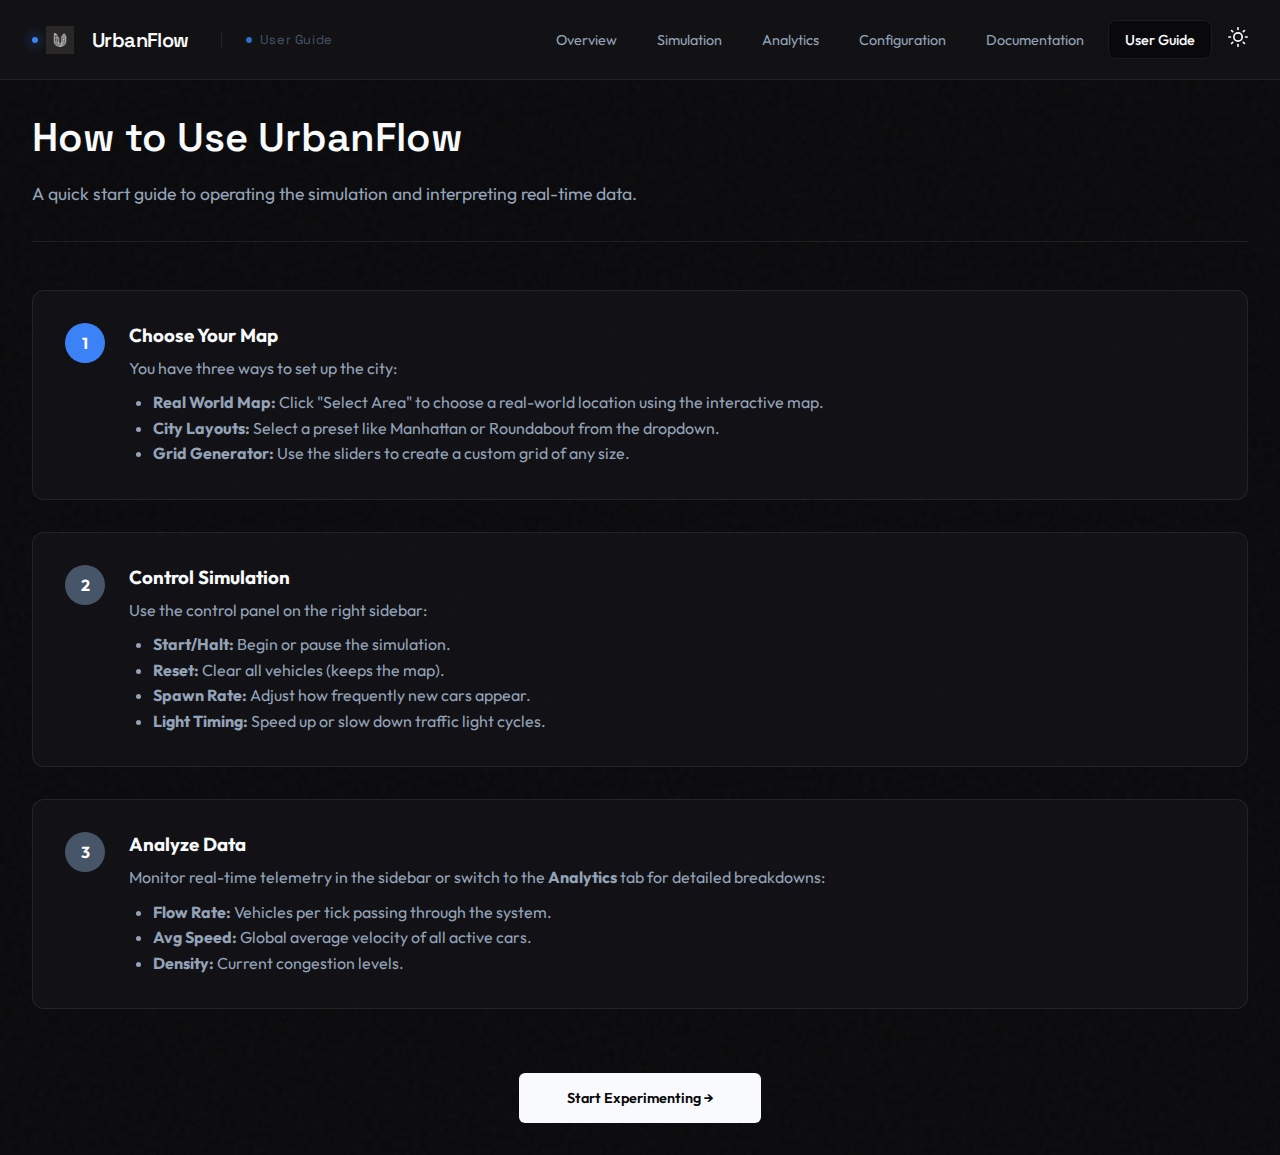
<file: static/usage.html>
<!DOCTYPE html>
<html lang="en">

<head>
    <meta charset="UTF-8">
    <title>How to Use | UrbanFlow</title>
    <link rel="stylesheet" href="/static/style.css">
</head>

<body>
    <div id="page-entry-overlay"></div>
    <script>
        window.addEventListener('load', () => {
            setTimeout(() => {
                document.getElementById('page-entry-overlay').classList.add('loaded');
            }, 100);
        });
    </script>
    <div class="app-shell">
        <header class="app-header">
            <div class="header-left">
                <div class="logo-area">
                    <h1><img src="/static/images/logo.png" alt="UrbanFlow Logo"
                            style="height: 28px; width: auto; margin-right: 10px; filter: invert(1);"> UrbanFlow</h1>
                </div>
                <div class="status-indicator">
                    <div class="status-dot"></div>
                    User Guide
                </div>
            </div>

            <nav class="top-nav">
                <a href="/index" class="nav-item">Overview</a>
                <a href="/simulation" class="nav-item">Simulation</a>
                <a href="/data" class="nav-item">Analytics</a>
                <a href="/config" class="nav-item">Configuration</a>
                <a href="/docs" class="nav-item">Documentation</a>
                <a href="/usage" class="nav-item active">User Guide</a>

                <button id="theme-toggle" onclick="toggleTheme()" class="nav-btn"
                    style="background: transparent; border: none; font-size: 1.2rem; cursor: pointer; color: var(--text-primary); margin-left: 0.5rem;">☀️</button>
            </nav>
        </header>

        <main class="main-content">
            <div class="view-container" style="padding: 2rem; max-width: 1400px; margin: 0 auto; width: 100%;">
                <h1 style="font-family: var(--font-display); font-size: 2.5rem; margin-bottom: 1rem; font-weight: 600;">
                    How to Use UrbanFlow
                </h1>
                <p
                    style="font-size: 1.1rem; color: var(--text-secondary); margin-bottom: 3rem; border-bottom: 1px solid var(--border-subtle); padding-bottom: 2rem;">
                    A quick start guide to operating the simulation and interpreting real-time data.
                </p>

                <div style="display: grid; gap: 2rem;">
                    <section class="glass-panel">
                        <div style="display: flex; gap: 1.5rem; align-items: flex-start;">
                            <div
                                style="background: var(--accent-primary); color: #fff; width: 40px; height: 40px; border-radius: 50%; display: flex; align-items: center; justify-content: center; font-weight: bold; flex-shrink: 0;">
                                1</div>
                            <div>
                                <h3 style="margin-bottom: 0.5rem; color: var(--text-primary);">Choose Your Map</h3>
                                <p style="margin-bottom: 0.5rem;">You have three ways to set up the city:</p>
                                <ul
                                    style="margin-top: 0.5rem; margin-left: 1.5rem; color: var(--text-secondary); line-height: 1.6;">
                                    <li><strong>Real World Map:</strong> Click "Select Area" to choose a real-world
                                        location using the interactive map.</li>
                                    <li><strong>City Layouts:</strong> Select a preset like Manhattan or Roundabout from
                                        the dropdown.</li>
                                    <li><strong>Grid Generator:</strong> Use the sliders to create a custom grid of any
                                        size.</li>
                                </ul>
                            </div>
                        </div>
                    </section>

                    <section class="glass-panel">
                        <div style="display: flex; gap: 1.5rem; align-items: flex-start;">
                            <div
                                style="background: var(--text-tertiary); color: #fff; width: 40px; height: 40px; border-radius: 50%; display: flex; align-items: center; justify-content: center; font-weight: bold; flex-shrink: 0;">
                                2</div>
                            <div>
                                <h3 style="margin-bottom: 0.5rem; color: var(--text-primary);">Control Simulation</h3>
                                <p>Use the control panel on the right sidebar:</p>
                                <ul
                                    style="margin-top: 0.5rem; margin-left: 1.5rem; color: var(--text-secondary); line-height: 1.6;">
                                    <li><strong>Start/Halt:</strong> Begin or pause the simulation.</li>
                                    <li><strong>Reset:</strong> Clear all vehicles (keeps the map).</li>
                                    <li><strong>Spawn Rate:</strong> Adjust how frequently new cars appear.</li>
                                    <li><strong>Light Timing:</strong> Speed up or slow down traffic light cycles.</li>
                                </ul>
                            </div>
                        </div>
                    </section>

                    <section class="glass-panel">
                        <div style="display: flex; gap: 1.5rem; align-items: flex-start;">
                            <div
                                style="background: var(--text-tertiary); color: #fff; width: 40px; height: 40px; border-radius: 50%; display: flex; align-items: center; justify-content: center; font-weight: bold; flex-shrink: 0;">
                                3</div>
                            <div>
                                <h3 style="margin-bottom: 0.5rem; color: var(--text-primary);">Analyze Data</h3>
                                <p>Monitor real-time telemetry in the sidebar or switch to the
                                    <strong>Analytics</strong> tab for detailed breakdowns:
                                </p>
                                <ul
                                    style="margin-top: 0.5rem; margin-left: 1.5rem; color: var(--text-secondary); line-height: 1.6;">
                                    <li><strong>Flow Rate:</strong> Vehicles per tick passing through the system.</li>
                                    <li><strong>Avg Speed:</strong> Global average velocity of all active cars.</li>
                                    <li><strong>Density:</strong> Current congestion levels.</li>
                                </ul>
                            </div>
                        </div>
                    </section>
                </div>

                <div style="margin-top: 4rem; text-align: center;">
                    <a href="/simulation" class="cyber-btn"
                        style="text-decoration: none; display: inline-block; padding: 1rem 3rem;">
                        Start Experimenting &rarr;
                    </a>
                </div>

            </div>
        </main>
    </div>
    <script src="/static/js/theme.js"></script>
</body>

</html>
</file>
<file: static/style.css>
@import url('https://fonts.googleapis.com/css2?family=Outfit:wght@300;400;500;600&family=Space+Grotesk:wght@300;400;500;600&display=swap');

:root {
    --bg-core: #09090b;
    --bg-surface: #121215;
    --bg-card: rgba(22, 22, 26, 0.7);

    --accent-primary: #3b82f6;
    --accent-glow: rgba(59, 130, 246, 0.15);

    --text-primary: #f8fafc;
    --text-secondary: #94a3b8;
    --text-tertiary: #475569;

    --border-subtle: rgba(255, 255, 255, 0.08);
    --border-highlight: rgba(255, 255, 255, 0.15);

    --font-display: 'Space Grotesk', sans-serif;
    --font-body: 'Outfit', sans-serif;
}

body.light-mode {
    --bg-core: #f8fafc;
    --bg-surface: #ffffff;
    --bg-card: rgba(255, 255, 255, 0.8);

    --accent-primary: #2563eb;
    --accent-glow: rgba(37, 99, 235, 0.15);

    --text-primary: #0f172a;
    --text-secondary: #475569;
    --text-tertiary: #94a3b8;

    --border-subtle: rgba(0, 0, 0, 0.1);
    --border-highlight: rgba(0, 0, 0, 0.2);
}

body.light-mode .landing-body,
body.light-mode .hero-section {
    background: #ffffff !important;
    transition: background 0.3s ease;
}

body.light-mode .landing-nav {
    background: rgba(255, 255, 255, 0.8);
    border-bottom: 1px solid rgba(0, 0, 0, 0.05);
}

body.light-mode .nav-logo {
    color: #000;
}

body.light-mode .nav-link {
    background: rgba(0, 0, 0, 0.05);
    color: var(--text-secondary);
    border-color: rgba(0, 0, 0, 0.1);
}

body.light-mode .nav-link:hover {
    background: rgba(0, 0, 0, 0.1);
    color: var(--text-primary);
    border-color: rgba(0, 0, 0, 0.2);
}

body.light-mode .hero-title {
    background: linear-gradient(135deg, #000 0%, #475569 100%);
    -webkit-background-clip: text;
    -webkit-text-fill-color: transparent;
}

body.light-mode .nav-btn {
    color: #000;
    border-color: rgba(0, 0, 0, 0.1);
    background: rgba(0, 0, 0, 0.05);
}

body.light-mode .nav-btn:hover {
    background: #e2e8f0;
}

body.light-mode .feature-card {
    background: #fff;
    border-color: rgba(0, 0, 0, 0.1);
    box-shadow: 0 4px 6px -1px rgba(0, 0, 0, 0.1), 0 2px 4px -1px rgba(0, 0, 0, 0.06);
}

body.light-mode .feature-icon {
    background: #f1f5f9;
    color: #000;
    border-color: #e2e8f0;
}

* {
    box-sizing: border-box;
    margin: 0;
    padding: 0;
}

body {
    background-color: var(--bg-core);
    color: var(--text-primary);
    font-family: var(--font-body);
    height: 100vh;
    overflow: hidden;
    background-image: url("data:image/svg+xml,%3Csvg viewBox='0 0 200 200' xmlns='http://www.w3.org/2000/svg'%3E%3Cfilter id='noiseFilter'%3E%3CfeTurbulence type='fractalNoise' baseFrequency='0.65' numOctaves='3' stitchTiles='stitch'/%3E%3C/filter%3E%3Crect width='100%25' height='100%25' filter='url(%23noiseFilter)' opacity='0.03'/%3E%3C/svg%3E");

    transition: background-color 0.3s ease, color 0.3s ease;
}

.app-shell {
    display: flex;
    flex-direction: column;
    min-height: 100vh;
}

.app-header {
    height: 80px;
    background: var(--bg-surface);
    border-bottom: 1px solid var(--border-subtle);
    display: flex;
    align-items: center;
    justify-content: space-between;
    padding: 0 2rem;
    position: sticky;
    top: 0;
    z-index: 100;
}

.header-left {
    display: flex;
    align-items: center;
    gap: 2rem;
}

.logo-area {
    margin-bottom: 0;
}

.logo-area h1 {
    font-family: var(--font-display);
    font-size: 1.25rem;
    font-weight: 600;
    letter-spacing: -0.03em;
    color: var(--text-primary);
    display: flex;
    align-items: center;
    gap: 0.5rem;
}

.logo-area h1::before {
    content: '';
    display: block;
    width: 6px;
    height: 6px;
    background: var(--accent-primary);
    border-radius: 50%;
    box-shadow: 0 0 12px var(--accent-primary);
}

.logo-subtitle {
    display: none;
}

.top-nav {
    display: flex;
    align-items: center;
    gap: 0.5rem;
}

.nav-item {
    text-decoration: none;
    color: var(--text-secondary);
    padding: 0.6rem 1rem;
    font-size: 0.9rem;
    border-radius: 8px;
    transition: all 0.2s ease;
    display: flex;
    align-items: center;
    gap: 0.5rem;
}

.nav-item:hover {
    color: var(--text-primary);
    background: rgba(255, 255, 255, 0.03);
}

.nav-item.active {
    background: var(--bg-core);
    color: var(--text-primary);
    border: 1px solid var(--border-subtle);
    box-shadow: 0 2px 8px rgba(0, 0, 0, 0.1);
    font-weight: 500;
}

.nav-item::before {
    display: none;
}

.main-content {
    display: flex;
    flex-direction: column;
    position: relative;
    overflow: hidden;
    flex: 1;
}

.top-bar {
    height: 70px;
    border-bottom: 1px solid var(--border-subtle);
    display: flex;
    align-items: center;
    justify-content: space-between;
    padding: 0 3rem;
}

.status-indicator {
    font-family: var(--font-display);
    font-size: 0.8rem;
    color: var(--text-tertiary);
    letter-spacing: 0.05em;
    display: flex;
    align-items: center;
    gap: 0.5rem;
    border-left: 1px solid var(--border-subtle);
    padding-left: 1.5rem;
}

.status-dot {
    width: 6px;
    height: 6px;
    background: var(--accent-primary);
    border-radius: 50%;
    opacity: 0.8;
}

.view-container {
    flex: 1;
    overflow-y: auto;
    position: relative;
}

.glass-panel {
    background: var(--bg-card);
    border: 1px solid var(--border-subtle);
    border-radius: 12px;
    padding: 2rem;
    transition: border-color 0.2s, background-color 0.3s ease;
}

.glass-panel:hover {
    border-color: var(--border-highlight);
}

h2 {
    font-family: var(--font-display);
    font-weight: 500;
    font-size: 1.5rem;
    letter-spacing: -0.02em;
    margin-bottom: 1.5rem;
    color: var(--text-primary);
}

p {
    line-height: 1.7;
    color: var(--text-secondary);
}


.cyber-btn {
    background: var(--text-primary);
    color: var(--bg-core);
    border: none;
    padding: 0.8rem 1.5rem;
    border-radius: 6px;
    font-family: var(--font-body);
    font-weight: 600;
    font-size: 0.9rem;
    cursor: pointer;
    transition: transform 0.1s, opacity 0.2s;
}

.cyber-btn:hover {
    opacity: 0.9;
    transform: translateY(-1px);
}

.cyber-btn.danger {
    background: #ef4444;
    color: white;
}

.cyber-range {
    -webkit-appearance: none;
    width: 100%;
    height: 4px;
    background: var(--border-subtle);
    border-radius: 2px;
    outline: none;
}

.cyber-range::-webkit-slider-thumb {
    -webkit-appearance: none;
    width: 16px;
    height: 16px;
    background: var(--text-primary);
    border-radius: 50%;
    cursor: pointer;
    border: 4px solid var(--bg-surface);
    box-shadow: 0 0 0 1px var(--border-subtle);
}

#sim-canvas {
    background: #000;
}

.landing-body {
    background: #000;
    overflow-y: auto;
}

.hero-section {
    min-height: 100vh;
    display: flex;
    flex-direction: column;
    justify-content: center;
    align-items: center;
    text-align: center;
    position: relative;
    padding: 6rem 2rem 2rem;
    background:
        radial-gradient(circle at 15% 50%, rgba(59, 130, 246, 0.08) 0%, transparent 25%),
        radial-gradient(circle at 85% 30%, rgba(59, 130, 246, 0.05) 0%, transparent 25%);
    animation: bgPulse 10s ease-in-out infinite alternate;
}

.hero-title {
    font-size: 5rem;
    font-family: var(--font-display);
    font-weight: 700;
    letter-spacing: -0.04em;
    margin-bottom: 1.5rem;
    background: linear-gradient(135deg, #fff 0%, #94a3b8 100%);
    -webkit-background-clip: text;
    -webkit-text-fill-color: transparent;
    opacity: 0;
    animation: fadeInUp 1s cubic-bezier(0.16, 1, 0.3, 1) forwards 0.2s;
}

.hero-subtitle {
    font-size: 1.25rem;
    color: var(--text-secondary);
    max-width: 600px;
    margin-bottom: 3rem;
    line-height: 1.6;
    opacity: 0;
    animation: fadeInUp 1s cubic-bezier(0.16, 1, 0.3, 1) forwards 0.4s;
}

.cta-button {
    background: var(--text-primary);
    color: var(--bg-core);
    font-family: var(--font-display);
    font-weight: 600;
    font-size: 1.1rem;
    padding: 1rem 2.5rem;
    border-radius: 50px;
    text-decoration: none;
    transition: all 0.3s cubic-bezier(0.16, 1, 0.3, 1);
    opacity: 0;
    animation: fadeInUp 1s cubic-bezier(0.16, 1, 0.3, 1) forwards 0.6s;
    box-shadow: 0 0 20px rgba(255, 255, 255, 0.1);
    position: relative;
    overflow: hidden;
}

.cta-button::after {
    content: '';
    position: absolute;
    top: 0;
    left: -100%;
    width: 50%;
    height: 100%;
    background: linear-gradient(90deg,
            transparent,
            rgba(255, 255, 255, 0.4),
            transparent);
    transition: 0.5s;
    transform: skewX(-20deg);
}

.cta-button:hover {
    transform: translateY(10px) scale(1.1);
    box-shadow: 0 15px 40px rgba(255, 255, 255, 0.3);
}

.cta-button:hover::after {
    left: 200%;
    transition: 0.7s ease-in-out;
}

.features-grid {
    display: grid;
    grid-template-columns: repeat(auto-fit, minmax(300px, 1fr));
    gap: 2rem;
    max-width: 1200px;
    margin: 6rem auto 0;
    padding: 2rem;
}

.feature-card {
    background: rgba(255, 255, 255, 0.02);
    border: 1px solid var(--border-subtle);
    padding: 2.5rem;
    border-radius: 20px;
    text-align: left;
    transition: all 0.4s cubic-bezier(0.16, 1, 0.3, 1), background-color 0.3s ease, border-color 0.3s ease;
    opacity: 0;
    transform: translateY(20px);
    animation: cardReveal 0.8s cubic-bezier(0.16, 1, 0.3, 1) forwards;
}

.feature-card:nth-child(1) {
    animation-delay: 0.8s;
}

.feature-card:nth-child(2) {
    animation-delay: 1.0s;
}

.feature-card:nth-child(3) {
    animation-delay: 1.2s;
}

.feature-card:hover {
    transform: translateY(-8px);
    border-color: var(--border-highlight);
    background: rgba(255, 255, 255, 0.04);
    box-shadow: 0 10px 30px rgba(0, 0, 0, 0.2);
}

.feature-icon {
    width: 48px;
    height: 48px;
    background: #000;
    border: 1px solid #1a1a1a;
    border-radius: 12px;
    display: flex;
    align-items: center;
    justify-content: center;
    margin-bottom: 1.5rem;
    color: var(--text-primary);
    font-size: 1.25rem;
    transition: transform 0.3s, background-color 0.3s ease, color 0.3s ease, border-color 0.3s ease;
    filter: grayscale(100%);
    -webkit-filter: grayscale(100%);
}

.feature-card:hover .feature-icon {
    transform: scale(1.1) rotate(5deg);
    border-color: var(--text-primary);
}
</file>
